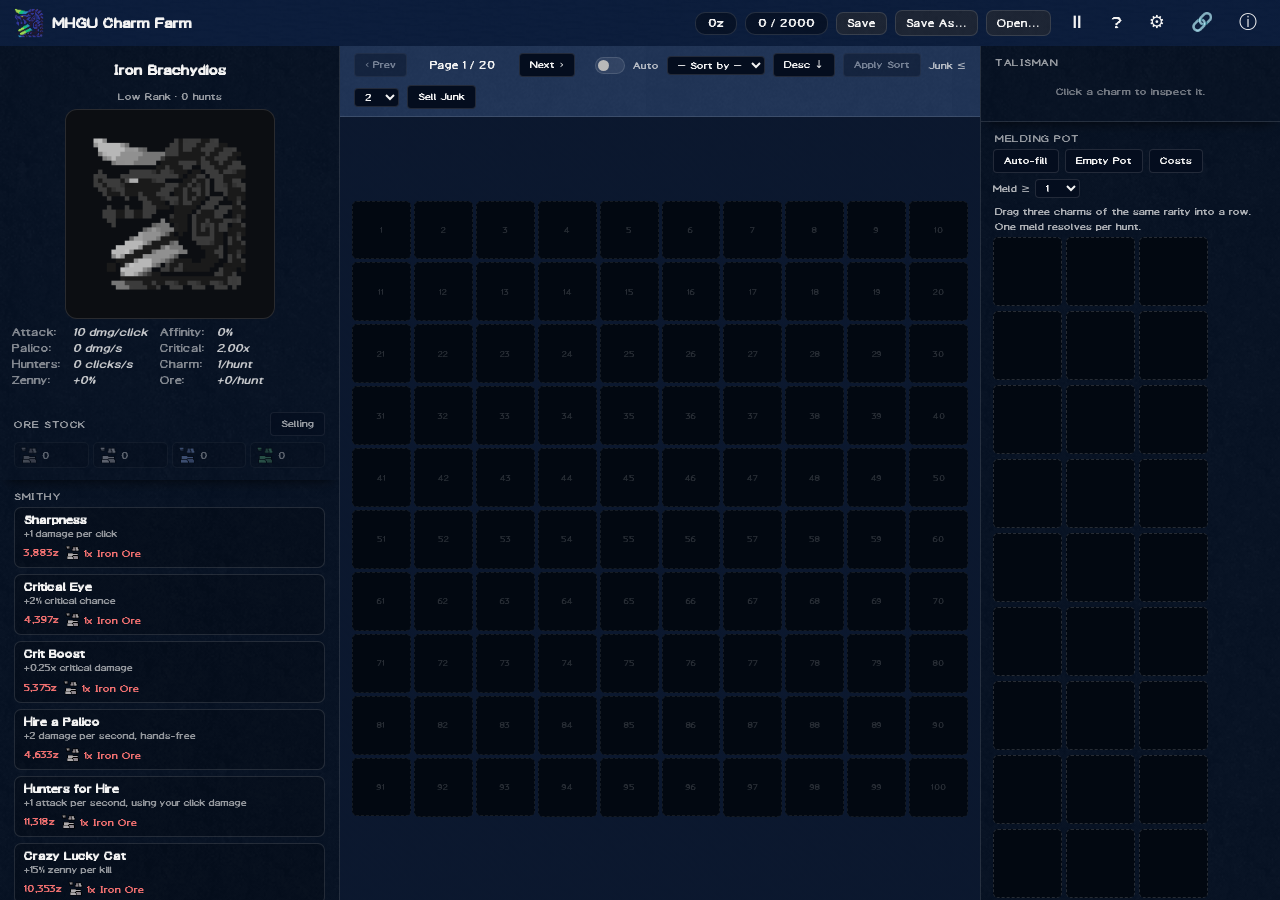
<file: docs/index.html>
<!DOCTYPE html>
<html lang="en">
<head>
<meta charset="UTF-8">
<meta name="viewport" content="width=device-width, initial-scale=1.0">
<title>MHGU Charm Farm</title>
<link rel="icon" type="image/png" href="assets/icons/icon_talisman_r10.png">
<link rel="stylesheet" href="styles.css?v=35">
</head>
<body>
<div id="app">

  <!-- Title bar -->
  <header class="titlebar titlebar-header">
    <img class="title-icon" id="titleIcon" src="assets/MonsterIcons/MHGU-Brachydios_Icon.webp" alt="">
    <h1>MHGU Charm Farm</h1>
    <span id="zennyPill" class="progress-pill first" title="Zenny">0z</span>
    <span id="capacityPill" class="progress-pill" title="Charms in the box">0 / 2000</span>
    <!-- Hidden until the first one turns up: a pill reading "0" for the first several
         thousand hunts is just a reminder you haven't got one. -->
    <span id="godPill" class="progress-pill god-pill hidden" title="God charms found">
      <img src="assets/icons/icon_talisman_r10.png" alt="" class="god-pill-icon"><span id="godPillCount">0</span>
    </span>
    <!-- Same rule as the god pill: nothing to show until you've earned one. -->
    <span id="prestigePill" class="progress-pill prestige-pill hidden" title="Prestige">
      Prestige <span id="prestigePillCount">0</span>
    </span>
    <button id="saveBtn"   class="btn tiny">Save <span id="dirtyDot" class="dirty-dot hidden">●</span></button>
    <button id="saveAsBtn" class="btn tiny">Save As…</button>
    <button id="openBtn"   class="btn tiny">Open…</button>
    <input type="file" id="importFile" accept=".json,application/json" class="hidden">
    <button id="pauseBtn" class="icon-btn" title="Pause the farm" aria-label="Pause the farm" aria-pressed="false">&#9208;</button>
    <button id="helpBtn" class="icon-btn" title="Controls" aria-label="Controls">?</button>
    <button id="settingsBtn" class="icon-btn" title="Settings" aria-label="Settings">&#9881;</button>
    <button id="linksBtn" class="icon-btn" title="Other MHGU apps" aria-label="Other MHGU apps">&#128279;</button>
    <button id="aboutBtn" class="icon-btn" title="About / Attributions" aria-label="About">&#9432;</button>
  </header>

  <div class="farm-layout">

    <!-- The monster and your ore are docked to the top of the column and stay put
         while the smithy scrolls beneath them — you're reading both while you shop. -->
    <aside class="farm-col arena-col">
      <div class="arena-dock">
      <div class="arena">
        <div class="arena-name" id="arenaName">Brachydios</div>
        <div class="arena-rank" id="arenaRank">Low Rank · 0 hunts</div>
        <button type="button" class="arena-target" id="target" aria-label="Attack">
          <img id="targetImg" src="assets/MonsterIcons/MHGU-Brachydios_Icon.webp" alt="">
        </button>
        <!-- Two columns, filled by row. Down the left is where the damage comes from —
             your clicks, the Palicoes, the hired hunters. Down the right is what the
             hunt gives back for it. -->
        <div class="arena-stats">
          <span><b>Attack:</b> <i id="statDmg" title="Damage per click">1 dmg/click</i></span>
          <span><b>Affinity:</b> <i id="statCrit" title="Chance of a critical hit">0%</i></span>
          <span><b>Palico:</b> <i id="statDps">0 dmg/s</i></span>
          <span><b>Critical:</b> <i id="statCritMult" title="Critical damage multiplier">1.00x</i></span>
          <span><b>Hunters:</b> <i id="statAuto">0 clicks/s</i></span>
          <span><b>Charm:</b> <i id="statDrop">1/hunt</i></span>
          <!-- The two skills whose effect is otherwise invisible: everything else here
               shows up in the fight, but Crazy Lucky Cat and Good Luck only show up in
               your wallet and your ore stock. Kept as a pair on their own row. -->
          <span><b>Zenny:</b> <i id="statZenny" title="Crazy Lucky Cat">+0%</i></span>
          <span><b>Ore:</b> <i id="statOre" title="Good Luck">+0/hunt</i></span>
          <!-- No god charm count here: the titlebar pill carries it, and this panel is
               about the fight in front of you. -->
        </div>
      </div>

      <!-- Ore stays with the monster it came from — it's what you check as you shop.
           The heading carries the sell/buy toggle so the strip can be both shop windows
           without a second row of controls. -->
      <div class="panel-title ore-title">Ore stock
        <button type="button" id="oreModeBtn" class="nav-btn ore-mode">Selling</button>
      </div>
      <div class="ore-strip" id="oreStrip"></div>
      </div>

      <div class="panel-title">Smithy</div>
      <div class="shop" id="shop"></div>
    </aside>

    <!-- Charm box -->
    <div class="farm-col box-col">
      <div class="box-nav">
        <button id="prevPage" class="nav-btn">&lsaquo; Prev</button>
        <span id="pageIndicator" class="page-indicator">Page 1 / 20</span>
        <button id="nextPage" class="nav-btn">Next &rsaquo;</button>
        <span class="spacer"></span>
        <button type="button" class="toggle mini" id="autoSortToggle" role="switch" aria-checked="false"
          aria-label="Auto-sort after each hunt"
          title="Re-apply this sort after every hunt"></button>
        <span class="nav-label">Auto</span>
        <select id="sortKey" class="mini-select">
          <option value="">— Sort by —</option>
          <option value="rarity">Rarity</option>
          <option value="slots">Slots</option>
          <option value="value">Value</option>
          <option value="skill">Skill points</option>
          <option value="name">Skill name</option>
        </select>
        <button id="sortDir" class="nav-btn" title="Toggle sort direction">Desc ↓</button>
        <button id="applySort" class="nav-btn" disabled>Apply Sort</button>
        <label for="junkRarity" class="nav-label">Junk ≤</label>
        <select id="junkRarity" class="mini-select" title="Highest rarity Sell Junk will take">
          <option value="1">1</option>
          <option value="2" selected>2</option>
          <option value="3">3</option>
          <option value="4">4</option>
          <option value="5">5</option>
          <option value="6">6</option>
          <option value="7">7</option>
          <option value="8">8</option>
          <option value="9">9</option>
          <option value="10">10</option>
        </select>
        <button id="sellJunkBtn" class="nav-btn" title="Sell every charm up to that rarity. God charms are never sold.">Sell Junk</button>
      </div>
      <div class="box-grid-area">
        <div id="grid" class="box-grid"></div>
      </div>
    </div>

    <!-- Inspected talisman, then the melding pot -->
    <aside class="farm-col pot-col">
      <!-- The charm you're inspecting is docked to the top of the column and stays
           put while the pot scrolls under it — it's the thing you're reading while
           deciding what to feed in, so it shouldn't leave the screen to do it. -->
      <div class="detail-dock">
        <div class="panel-title">Talisman</div>
        <div class="detail" id="detail"></div>
      </div>

      <div class="panel-title">Melding Pot</div>
      <!-- Actions and status sit above the ten rows: the rows are tall enough to push
           anything under them off a 720px screen, and these are the controls you
           reach for most. -->
      <div class="pot-actions">
        <button id="autoFillBtn" class="nav-btn" title="Load rows from whatever you have three of">Auto-fill</button>
        <button id="emptyPotBtn" class="nav-btn" title="Send every charm in the pot back to the box">Empty Pot</button>
        <button id="costBtn" class="nav-btn" title="What each meld costs">Costs</button>
        <span class="pot-filter">
        <label for="meldMin" class="nav-label">Meld &ge;</label>
        <select id="meldMin" class="mini-select" title="Lowest rarity Auto-fill and Maximeld XIV will feed to the pot">
          <option value="1" selected>1</option>
          <option value="2">2</option>
          <option value="3">3</option>
          <option value="4">4</option>
          <option value="5">5</option>
          <option value="6">6</option>
          <option value="7">7</option>
          <option value="8">8</option>
          <option value="9">9</option>
          <option value="10">10</option>
        </select>
        </span>
      </div>
      <div class="pot-status" id="potStatus"></div>
      <div class="pot" id="pot"></div>
    </aside>

  </div>
</div>

<!-- Confirm -->
<div id="confirmModal" class="modal hidden">
  <div class="modal-card">
    <h2 id="confirmTitle">Confirm</h2>
    <div id="confirmBody"></div>
    <div class="row end gap">
      <button id="confirmOk" class="btn">OK</button>
      <button id="confirmCancel" class="btn">Cancel</button>
    </div>
  </div>
</div>

<!-- Melding costs -->
<div id="costModal" class="modal hidden">
  <div class="modal-card">
    <h2>Melding Costs</h2>
    <p class="muted">The fee is set by what you feed in, not by what comes back. Zenny only —
      the pot never asks for ore. A row you can't pay for says so instead of taking the charms.</p>
    <!-- Built from ROLL.meldFee every time the dialog opens, so it can't drift from the
         number actually charged, and so what you can afford is current. -->
    <div class="cost-table" id="costTable"></div>
    <div class="row end gap">
      <button id="costClose" class="btn">Close</button>
    </div>
  </div>
</div>

<!-- Other MHGU apps dialog -->
<div id="linksModal" class="modal hidden">
  <div class="modal-card">
    <h2>Other MHGU Apps</h2>
    <p class="muted">For Non-MHGU Apps, you can visit the <a href="https://armoredraven17.github.io/" target="_blank" rel="noopener">Home Page</a></p>
    <ul class="app-links">
      <li>
        <a href="https://armoredraven17.github.io/MHGU-Quest-Randomizer/" target="_blank" rel="noopener">Quest Randomizer</a>
        <span class="app-desc">Rolls random quests when you can't decide what to hunt.</span>
      </li>
      <li>
        <a href="https://armoredraven17.github.io/mhgu-collection-tracker/" target="_blank" rel="noopener">Collection Tracker</a>
        <span class="app-desc">Tracks which weapons, armor and Palico gear you own, and what it costs to finish them.</span>
      </li>
      <li>
        <a href="https://armoredraven17.github.io/mhgu-equipment-box/" target="_blank" rel="noopener">Equipment Box</a>
        <span class="app-desc">Mirrors the in-game box — 2000 hunter slots and 1000 Palico — so you can plan where things sit.</span>
      </li>
      <li>
        <a href="https://armoredraven17.github.io/MHGU-Bingo/" target="_blank" rel="noopener">Bingo</a>
        <span class="app-desc">Builds a bingo card of hunting goals, with a shareable seed so a group can race the same board.</span>
      </li>
      <li>
        <a href="https://armoredraven17.github.io/MHGU-Hunting-Log/" target="_blank" rel="noopener">Hunting Log</a>
        <span class="app-desc">Keeps a running record of your hunts — what you were after, what you wore, who came along.</span>
      </li>
      <li>
        <a href="https://armoredraven17.github.io/MHGU-Zenny-Gauntlet/" target="_blank" rel="noopener">Zenny Gauntlet</a>
        <span class="app-desc">A scored challenge run — fail a hunt or get carted and you lose that weapon/style combo for the rest of the run.</span>
      </li>
      <li>
        <a href="https://armoredraven17.github.io/mhgu-set-builder/" target="_blank" rel="noopener">Set Builder</a>
        <span class="app-desc">Assemble a full set by hand and see exactly which skills it activates.</span>
      </li>
      <li>
        <a href="https://armoredraven17.github.io/mhgu-weapon-trees/" target="_blank" rel="noopener">Weapon Trees</a>
        <span class="app-desc">Browse every weapon upgrade tree, with full stats on any node you click.</span>
      </li>
      <li>
        <a href="https://armoredraven17.github.io/MHGU-Challenge-Run/" target="_blank" rel="noopener">Challenge Run</a>
        <span class="app-desc">A permadeath challenge run — start from a root weapon, lose it on any quest failure, clear every Key Quest.</span>
      </li>
      <li class="current">
        <span class="app-name">Charm Farm <span class="app-here">you are here</span></span>
        <span class="app-desc">A Clicker/Idle game about beating up various Brachydios until you finally get the desired God Charms you always wanted.</span>
      </li>
      <li>
        <a href="https://armoredraven17.github.io/mhgu-talisman-bingo/" target="_blank" rel="noopener">Talisman Bingo</a>
        <span class="app-desc">A bingo card of talisman conditions — keep drawing charms until one finally fills the line you needed.</span>
      </li>
      <li>
        <a href="https://armoredraven17.github.io/mhgu-fishing/" target="_blank" rel="noopener">Fishing</a>
        <span class="app-desc">A fishing sim on the game's own tables — prepare at camp, travel to a locale, come home with the catch.</span>
      </li>
      <li>
        <a href="https://armoredraven17.github.io/mhgu-armor-viewer/" target="_blank" rel="noopener">Armor Viewer</a>
        <span class="app-desc">Renders a hunter in 3D with every armor piece swappable, so you can mix and match a set.</span>
      </li>
      <li>
        <a href="https://armoredraven17.github.io/mhgu-monster-viewer/" target="_blank" rel="noopener">Monster Viewer</a>
        <span class="app-desc">Renders every monster in 3D with its own motion lists, so you can watch what they actually do.</span>
      </li>
      <li>
        <a href="https://armoredraven17.github.io/mhgu-armor-skills-explained/" target="_blank" rel="noopener">Armor Skills Explained</a>
        <span class="app-desc">Every armor skill: the game's own description, then what it actually does, with the numbers.</span>
      </li>
    </ul>
    <div class="row end gap">
      <button id="linksClose" class="btn">Close</button>
    </div>
  </div>
</div>

<!-- Controls -->
<div id="helpModal" class="modal hidden">
  <div class="modal-card">
    <h2>Controls</h2>

    <div class="set-title">The hunt</div>
    <dl class="help-list">
      <dt>Click the monster</dt><dd>Deal damage. At zero HP it drops charms, ore and zenny</dd>
      <dt><kbd>Space</kbd></dt><dd>Same as clicking — hold it down</dd>
      <dt>Smithy</dt><dd>Spend zenny <em>and</em> ore on upgrades. Ore comes from the variant wearing that ore's colours</dd>
      <dt>Palico vs hunter</dt><dd>A hired Palico adds flat damage per second. A
        <b>Hunter for Hire</b> throws a real attack instead — it uses your click damage and
        can crit, so hunters get better the more you've spent on hitting harder</dd>
      <dt>Ore chip</dt><dd>Click to sell that ore</dd>
      <dt>Prestige</dt><dd>Clears the smithy and starts the climb again for a permanent
        bonus to charms, damage and zenny. Upgrades, zenny, ore and rank reset, and the
        charm box is sold off into the new run's wallet. <b>God charms are never sold</b>
        — they, your unlocked themes and every hire are kept</dd>
      <dt>God charm</dt><dd>A <b>Creator Talisman</b> — rarity 10 — with three slots and
        <b>both</b> skills at the top of their range. Nothing below rarity 10 counts, however
        it rolls. It glows gold in the box, Sell Junk will never take one, and it can't be
        fed to the pot — melding one away could only ever be a mistake. If one drops while
        the box is full it takes the place of your cheapest ordinary charm rather than
        being lost</dd>
      <dt>Junk ≤</dt><dd>Sets the highest rarity Sell Junk will clear out</dd>
      <dt>Maximeld XIV</dt><dd>Reloads the Melding Pot after every hunt, taking whatever
        <b>Meld &ge;</b> allows. A Prestige sells the box off and stands him down, so the
        new run starts clear — click him to start the pot again, or let the box reach
        1900 of 2000 and he goes back on by himself rather than let drops be lost</dd>
      <dt>Neko (Means Cat)</dt><dd>Sells your junk charms at whatever <b>Junk &le;</b> is set
        to — handy because low rarities you never hold three of can't reach the pot at all</dd>
      <dt>Argosy Captain</dt><dd>Sells ore no remaining upgrade will ask for and trims the
        surplus of the rest, then buys the last few of anything an upgrade is nearly ready
        for — never so many that the upgrade itself falls out of reach</dd>
      <dt>Kokoto Gal</dt><dd>Spends your zenny and ore on upgrades, clearing a rung of the
        ore ladder before climbing to the next</dd>
      <dt>Guild Manager</dt><dd>Prestiges for you the moment the smithy is finished, and
        lends one attack per second for every Prestige you have — hires survive a Prestige,
        so those attacks are what you still have while the next climb starts from
        nothing, and they grow as the climbs get longer. Only appears once
        you have prestiged at least once</dd>
      <dt>Standing a hire down</dt><dd><b>Click a hire in the smithy</b> to stop them, and
        click again to put them back to work — useful when you're saving for something
        Kokoto would spend, or want the pot left alone. Every hire is a one-off costing a
        stack of G-rank ore, and they are kept through a Prestige</dd>
      <dt>Away from the tab</dt><dd>Palicoes and hired hunters keep working while the page
        is closed, up to 8 hours' worth. You're told what they caught when you come back</dd>
    </dl>

    <div class="set-title">The box and the pot</div>
    <dl class="help-list">
      <dt>Click a charm</dt><dd>Inspect it</dd>
      <dt>Drag to the pot</dt><dd>Load a charm into a melding slot</dd>
      <dt>Click a pot slot</dt><dd>Send that charm back to the box</dd>
      <dt>Melding</dt><dd>Three charms of the <b>same rarity</b> become one charm of the
        <b>next rarity up</b> — three rarity 1s make a rarity 2. Rarity 10 is the ceiling, so
        three 10s return a 10, which is still a fresh roll on the best table. As in the game,
        <b>one meld resolves per hunt</b> — load the pot, then go killing. Whatever has
        been waiting longest goes first, so a row you just filled never jumps ahead of one
        already on the stack. Each row shows how many hunts away its turn is</dd>
      <dt>Auto-fill</dt><dd>Loads rows from whatever you have three-of, best rarity first</dd>
      <dt><kbd>Ctrl</kbd> + <kbd>S</kbd></dt><dd>Save to a file</dd>
      <dt><kbd>Esc</kbd></dt><dd>Close a dialog</dd>
    </dl>

    <div class="set-title">The roster</div>
    <p class="muted">Every Brachydios below the Raging one is the same sprite wearing an ore's
      colours. Which ones can show up depends on your rank, matching the ranks that ore can
      actually be mined at in the game.</p>
    <div class="roster" id="roster"></div>

    <div class="row end gap">
      <button id="helpClose" class="btn">Close</button>
    </div>
  </div>
</div>

<!-- About / Attributions -->
<div id="aboutModal" class="modal hidden">
  <div class="modal-card">
    <h2>About / Attributions</h2>
    <p>An unofficial, non-commercial fan toy: grind a Brachydios for talismans, then feed
      three of a rarity into the Melding Pot to get one of the next rarity up. The charms it
      rolls are real — every skill and point value comes from the game's own charm tables, so
      nothing it produces is something MHGU couldn't give you.</p>
    <p><strong>AI Use:</strong> Anthropic's <a href="https://claude.com/claude-code" target="_blank" rel="noopener">Claude Code</a> was used for decoding the ROMs, extracting assets, code generation and code assistance. <strong>However, this app was manually reviewed, tested, validated and revised by me.</strong></p>
    <p><strong>Charm tables, ore names, prices and mining ranks:</strong> derived from
      <a href="https://mhgu.kiranico.com" target="_blank" rel="noopener">Kiranico</a> and the
      community MHGU database.</p>
    <p><strong>English item, skill and equipment names:</strong>
      <a href="https://github.com/JoeLago/MHGUDB-iOS" target="_blank" rel="noopener">MHGUDB-iOS</a> (MIT) &amp;
      <a href="https://github.com/gatheringhallstudios/MHGenDatabase" target="_blank" rel="noopener">gatheringhallstudios</a>
      community database. The game files store names in Japanese only, so the English naming
      throughout this tool comes from their work.</p>
    <p><strong>Talisman icons:</strong>
      <a href="https://monsterhunterwiki.org" target="_blank" rel="noopener">monsterhunterwiki.org</a> —
      licensed under <a href="https://creativecommons.org/licenses/by-sa/4.0/" target="_blank" rel="noopener">CC BY-SA 4.0</a>;
      adaptations shared under the same licence.</p>
    <p><strong>Monster and ore icons:</strong>
      <a href="https://monsterhunter.fandom.com/" target="_blank" rel="noopener">Monster Hunter Wiki (Fandom)</a> —
      licensed under <a href="https://creativecommons.org/licenses/by-sa/3.0/" target="_blank" rel="noopener">CC BY-SA 3.0</a>;
      adaptations shared under the same licence. The ore-coloured Brachydios variants are
      CSS recolours of those two icons — the base portrait at Low and High rank, the Raging
      one at G — and are shared under that same licence.</p>
    <p><strong>Menu textures and font:</strong> carried over from the MHGU Collection Tracker.</p>
    <p><strong>Source:</strong>
      <a href="https://github.com/ArmoredRaven17/mhgu-charm-farm" target="_blank" rel="noopener">github.com/ArmoredRaven17/mhgu-charm-farm</a>
      — MIT licensed, with the data and icon attributions above set out in full in
      <a href="https://github.com/ArmoredRaven17/mhgu-charm-farm/blob/master/NOTICE.md" target="_blank" rel="noopener">NOTICE.md</a>.</p>
    <p class="muted">Monster Hunter content is owned by Capcom. This tool is not affiliated
      with or endorsed by Capcom.</p>
    <div class="row end gap">
      <button id="aboutClose" class="btn">Close</button>
    </div>
  </div>
</div>

<!-- Settings -->
<div id="settingsModal" class="modal hidden">
  <div class="modal-card">
    <h2>Settings</h2>

    <div class="set-section">
      <div class="set-title">Storage</div>
      <div class="set-row">
        <div class="set-label">Save in this browser
          <span class="set-hint">Keeps your farm here so it loads automatically. Use Save to a file for backups or another device.</span></div>
        <button type="button" class="toggle" id="localSaveToggle" role="switch" aria-checked="true" aria-label="Save in this browser"></button>
      </div>
      <button id="clearLocalBtn" class="btn tiny">Clear browser save</button>
    </div>

    <div class="set-section">
      <div class="set-title">Interaction</div>
      <div class="set-row">
        <div class="set-label">Confirm before emptying or bulk-selling
          <span class="set-hint">Those two take the whole box at once.</span></div>
        <button type="button" class="toggle" id="confirmBulkToggle" role="switch" aria-checked="true" aria-label="Confirm before emptying or bulk-selling"></button>
      </div>
    </div>

    <div class="set-section">
      <div class="set-title">Run</div>
      <div class="set-row">
        <div class="set-label">Start over
          <span class="set-hint">Clears zenny, hunts, upgrades, ore, the box and the pot.</span></div>
      </div>
      <button id="resetRunBtn" class="btn tiny danger">Reset run</button>
    </div>

    <div class="set-section">
      <div class="set-title">Theme</div>
      <div id="swatches" class="swatches"></div>
    </div>

    <div class="row end gap">
      <button id="settingsClose" class="btn">Close</button>
    </div>
  </div>
</div>

<!-- Restore-session banner -->
<div id="restoreBanner" class="restore-banner hidden">
  <span>An unsaved farm from your last session was found.</span>
  <button id="restoreYes" class="btn tiny">Restore</button>
  <button id="restoreNo" class="btn tiny">Dismiss</button>
</div>

<!-- Hover card for a charm in the box or the pot. One node, moved and refilled —
     giving 100 cells their own tooltip element would be 100 nodes doing nothing. -->
<div id="charmTip" class="charm-tip hidden" role="tooltip" aria-hidden="true"></div>

<div id="toast" class="toast hidden"></div>

<script src="data/charm.js?v=1"></script>
<script src="data/skills.js?v=1"></script>
<script src="data/ores.js?v=1"></script>
<script src="roll.js?v=6"></script>
<script src="farm.js?v=41"></script>
<script src="box.js?v=14"></script>
<script src="ui.js?v=41"></script>
<script src="app.js?v=41"></script>
</body>
</html>
</file>
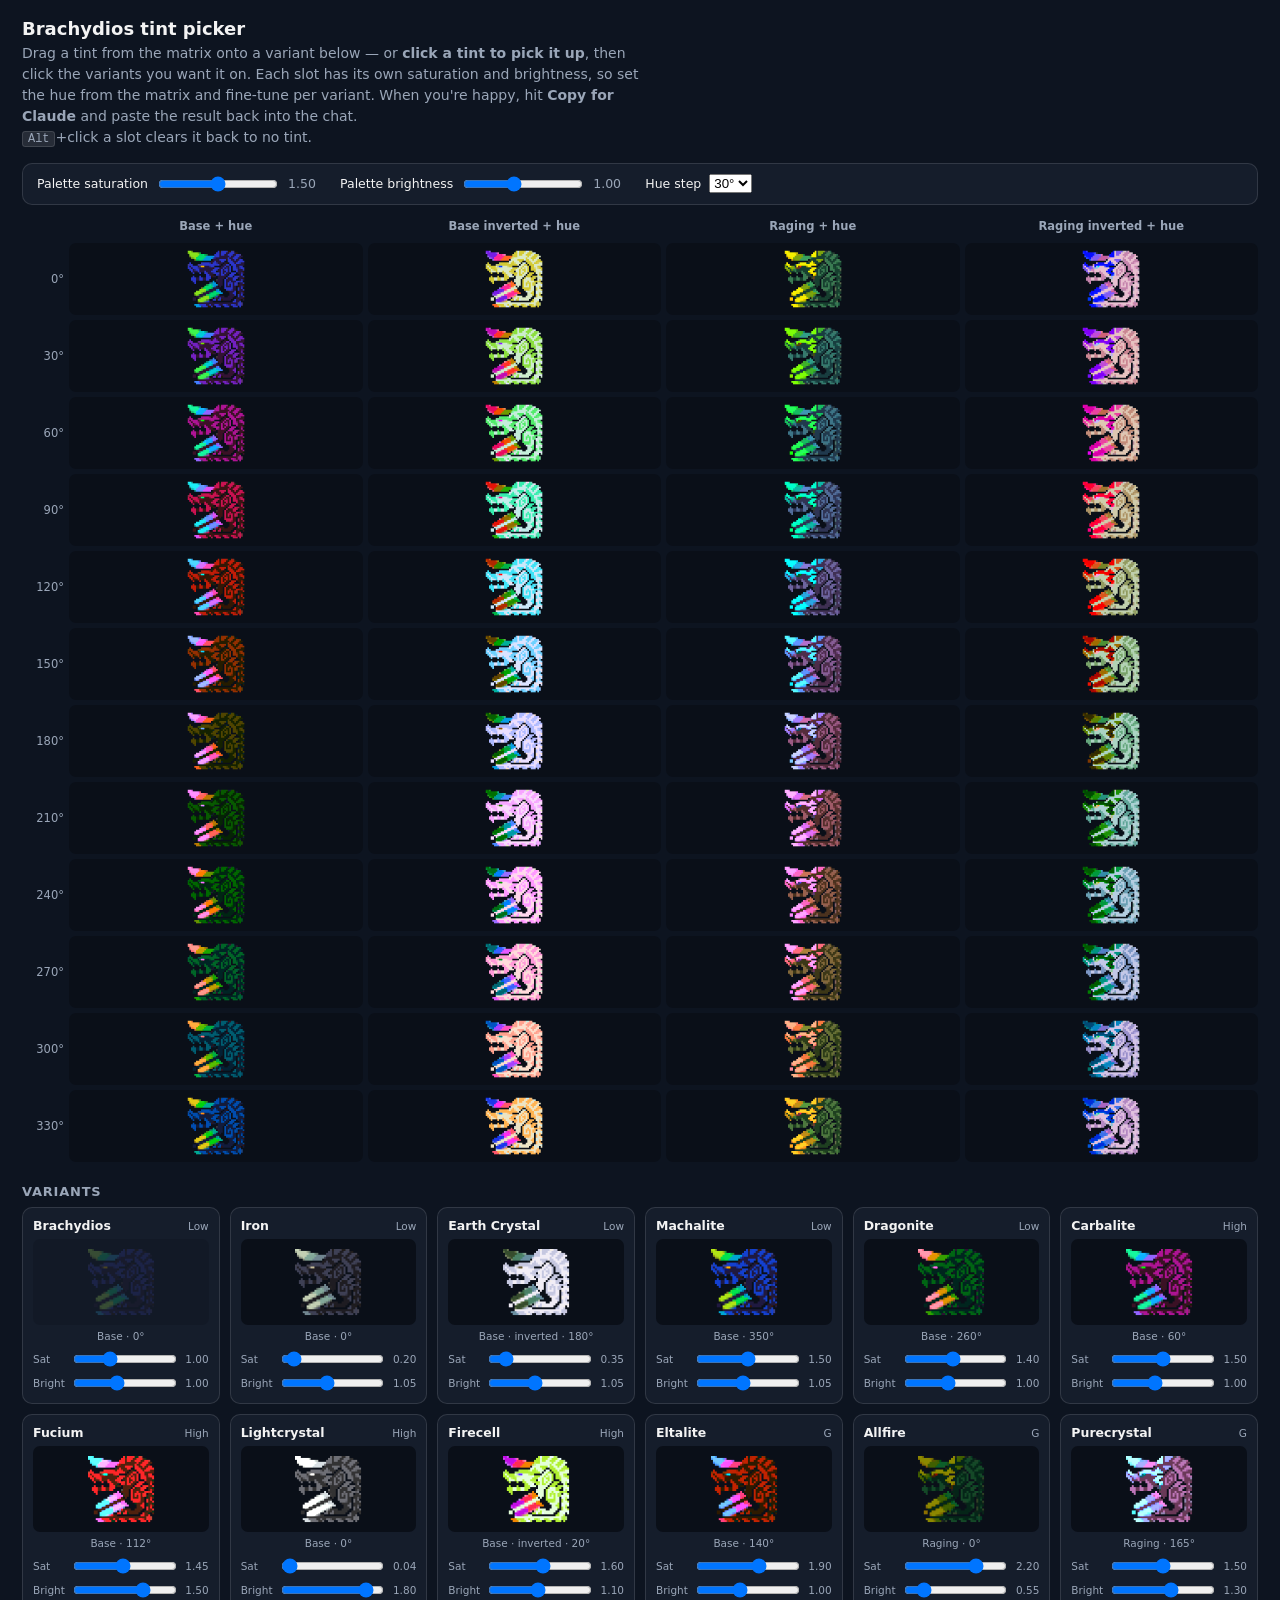
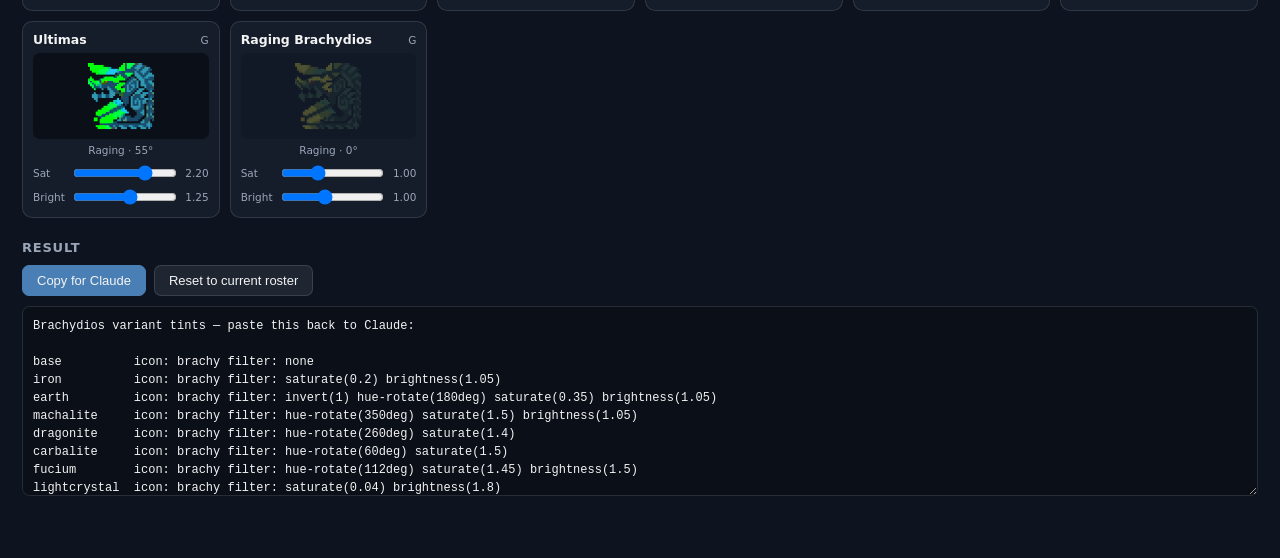
<file: tools/tint-picker.html>
<!DOCTYPE html>
<html lang="en">
<head>
<meta charset="UTF-8">
<meta name="viewport" content="width=device-width, initial-scale=1.0">
<title>Charm Farm — Brachydios tint picker</title>
<!--
  A design tool, not part of the app. Assign a tint to each Brachydios variant, then
  copy the result out and hand it back to be wired into docs/farm.js.

  Self-contained on purpose: both sprites are embedded as data URIs, so this works by
  double-clicking the file. No server, no build, nothing to install.
-->
<style>
:root{
  --bg:#0d1420; --panel:#151d2b; --line:#ffffff1f; --text:#f3f3f3; --dim:#9aa6b8;
  --accent:#4a7fb5; --good:#7fdc7f;
}
*{box-sizing:border-box}
body{margin:0;background:var(--bg);color:var(--text);
  font-family:"Segoe UI",system-ui,sans-serif;font-size:14px;padding:18px 22px 60px}
h1{font-size:18px;margin:0 0 4px}
h2{font-size:13px;text-transform:uppercase;letter-spacing:.06em;color:var(--dim);
  margin:22px 0 8px;font-weight:600}
p.hint{color:var(--dim);margin:0 0 14px;line-height:1.5;max-width:70ch}
kbd{background:#ffffff1a;border:1px solid var(--line);border-radius:3px;padding:0 5px;font-size:.85em}

/* ── Palette ─────────────────────────────────────────────── */
.controls{display:flex;gap:18px;flex-wrap:wrap;align-items:center;
  background:var(--panel);border:1px solid var(--line);border-radius:10px;padding:10px 14px;margin-bottom:14px}
.ctl{display:flex;align-items:center;gap:8px;font-size:12.5px}
.ctl input[type=range]{width:120px}
.ctl output{font-variant-numeric:tabular-nums;min-width:34px;color:var(--dim)}

.matrix{display:grid;grid-template-columns:42px repeat(4,1fr);gap:5px;align-items:center}
.matrix .colhead{font-size:11.5px;font-weight:600;color:var(--dim);text-align:center;line-height:1.3;padding-bottom:4px}
.matrix .rowhead{font-size:11.5px;color:var(--dim);text-align:right;font-variant-numeric:tabular-nums}
.swatch{background:#0a0f18;border:1px solid transparent;border-radius:7px;padding:5px;
  display:flex;align-items:center;justify-content:center;cursor:grab;transition:border-color .12s}
.swatch:hover{border-color:var(--accent)}
.swatch.picked{border-color:var(--good);box-shadow:0 0 0 1px var(--good)}
.swatch img{width:100%;max-width:60px;aspect-ratio:1;object-fit:contain;pointer-events:none}

/* ── Slots ───────────────────────────────────────────────── */
.slots{display:grid;grid-template-columns:repeat(auto-fill,minmax(196px,1fr));gap:10px}
.slot{background:var(--panel);border:1px solid var(--line);border-radius:10px;padding:10px}
.slot.over{border-color:var(--accent);box-shadow:inset 0 0 0 1px var(--accent)}
.slot.empty .art{opacity:.25}
.slot-head{display:flex;justify-content:space-between;align-items:baseline;gap:6px;margin-bottom:6px}
.slot-name{font-size:12.5px;font-weight:600;line-height:1.2}
.slot-rank{font-size:10.5px;color:var(--dim);white-space:nowrap}
.art{background:#0a0f18;border-radius:7px;padding:8px;display:flex;align-items:center;justify-content:center;
  min-height:86px;cursor:pointer}
.art img{width:70px;height:70px;object-fit:contain;pointer-events:none}
.slot-src{font-size:10.5px;color:var(--dim);margin-top:5px;text-align:center;
  white-space:nowrap;overflow:hidden;text-overflow:ellipsis}
.fine{display:grid;grid-template-columns:auto 1fr auto;gap:4px 6px;align-items:center;margin-top:7px;font-size:10.5px;color:var(--dim)}
.fine input[type=range]{width:100%}
.fine output{font-variant-numeric:tabular-nums;min-width:28px;text-align:right}

/* ── Output ──────────────────────────────────────────────── */
textarea{width:100%;min-height:190px;background:#0a0f18;color:var(--text);border:1px solid var(--line);
  border-radius:8px;padding:10px;font-family:ui-monospace,Consolas,monospace;font-size:12px;line-height:1.5}
button{background:#ffffff14;color:var(--text);border:1px solid var(--line);border-radius:7px;
  padding:7px 14px;cursor:pointer;font-size:13px}
button:hover{background:#ffffff24}
button.primary{background:var(--accent);border-color:var(--accent)}
.row{display:flex;gap:8px;align-items:center;margin:10px 0}
.said{color:var(--good);font-size:12.5px}
</style>
</head>
<body>

<h1>Brachydios tint picker</h1>
<p class="hint">
  Drag a tint from the matrix onto a variant below — or <b>click a tint to pick it up</b>,
  then click the variants you want it on. Each slot has its own saturation and brightness,
  so set the hue from the matrix and fine-tune per variant. When you're happy, hit
  <b>Copy for Claude</b> and paste the result back into the chat.
  <br><kbd>Alt</kbd>+click a slot clears it back to no tint.
</p>

<div class="controls">
  <div class="ctl"><label for="pSat">Palette saturation</label>
    <input type="range" id="pSat" autocomplete="off" min="0" max="3" step="0.05" value="1.5"><output id="pSatOut">1.50</output></div>
  <div class="ctl"><label for="pBright">Palette brightness</label>
    <input type="range" id="pBright" autocomplete="off" min="0.3" max="2" step="0.05" value="1"><output id="pBrightOut">1.00</output></div>
  <div class="ctl"><label for="hueStep">Hue step</label>
    <select id="hueStep"><option value="30">30°</option><option value="20">20°</option><option value="15">15°</option><option value="45">45°</option></select></div>
  <span id="picked" class="said"></span>
</div>

<div class="matrix" id="matrix"></div>

<h2>Variants</h2>
<div class="slots" id="slots"></div>

<h2>Result</h2>
<div class="row">
  <button class="primary" id="copyBtn">Copy for Claude</button>
  <button id="resetBtn">Reset to current roster</button>
  <span id="copied" class="said"></span>
</div>
<textarea id="out" readonly></textarea>

<script>
const SPRITES = {
  brachy: "[data-uri]",
  raging: "[data-uri]",
};

// The roster, prefilled with what docs/farm.js currently ships.
const VARIANTS = [
  { id:"base",        name:"Brachydios",        rank:0, icon:"brachy", invert:false, hue:0,   sat:1,    bright:1 },
  { id:"iron",        name:"Iron",              rank:0, icon:"brachy", invert:false, hue:0,   sat:0.2,  bright:1.05 },
  { id:"earth",       name:"Earth Crystal",     rank:0, icon:"brachy", invert:true,  hue:180, sat:0.35, bright:1.05 },
  { id:"machalite",   name:"Machalite",         rank:0, icon:"brachy", invert:false, hue:350, sat:1.5,  bright:1.05 },
  { id:"dragonite",   name:"Dragonite",         rank:0, icon:"brachy", invert:false, hue:260, sat:1.4,  bright:1 },
  { id:"carbalite",   name:"Carbalite",         rank:1, icon:"brachy", invert:false, hue:60,  sat:1.5,  bright:1 },
  { id:"fucium",      name:"Fucium",            rank:1, icon:"brachy", invert:false, hue:112, sat:1.45, bright:1.5 },
  { id:"lightcrystal",name:"Lightcrystal",      rank:1, icon:"brachy", invert:false, hue:0,   sat:0.04, bright:1.8 },
  { id:"firecell",    name:"Firecell",          rank:1, icon:"brachy", invert:true,  hue:20,  sat:1.6,  bright:1.1 },
  { id:"eltalite",    name:"Eltalite",          rank:2, icon:"brachy", invert:false, hue:140, sat:1.9,  bright:1 },
  { id:"allfire",     name:"Allfire",           rank:2, icon:"raging", invert:false, hue:0,   sat:2.2,  bright:0.55 },
  { id:"purecrystal", name:"Purecrystal",       rank:2, icon:"raging", invert:false, hue:165, sat:1.5,  bright:1.3 },
  { id:"ultimas",     name:"Ultimas",           rank:2, icon:"raging", invert:false, hue:55,  sat:2.2,  bright:1.25 },
  { id:"raging",      name:"Raging Brachydios", rank:2, icon:"raging", invert:false, hue:0,   sat:1,    bright:1 },
];
const DEFAULTS = JSON.parse(JSON.stringify(VARIANTS));
const RANKS = ["Low", "High", "G"];

const TREATMENTS = [
  { label:"Base + hue",           icon:"brachy", invert:false },
  { label:"Base inverted + hue",  icon:"brachy", invert:true  },
  { label:"Raging + hue",         icon:"raging", invert:false },
  { label:"Raging inverted + hue",icon:"raging", invert:true  },
];

const $ = id => document.getElementById(id);
const round2 = n => Math.round(n * 100) / 100;

// The CSS filter for a variant, in the exact form farm.js wants.
function filterOf(v) {
  const parts = [];
  if (v.invert) parts.push("invert(1)");
  if (v.hue % 360 !== 0) parts.push(`hue-rotate(${v.hue}deg)`);
  if (round2(v.sat) !== 1) parts.push(`saturate(${round2(v.sat)})`);
  if (round2(v.bright) !== 1) parts.push(`brightness(${round2(v.bright)})`);
  return parts.length ? parts.join(" ") : "none";
}
const cssOf = v => filterOf(v) === "none" ? "" : filterOf(v);

let held = null;        // tint picked up by clicking, waiting to be dropped

// ── Palette ────────────────────────────────────────────────
function drawMatrix() {
  const step = Number($("hueStep").value);
  const sat = Number($("pSat").value), bright = Number($("pBright").value);
  const hues = [];
  for (let d = 0; d < 360; d += step) hues.push(d);

  let h = `<div></div>`;
  for (const t of TREATMENTS) h += `<div class="colhead">${t.label}</div>`;
  for (const deg of hues) {
    h += `<div class="rowhead">${deg}°</div>`;
    for (let c = 0; c < TREATMENTS.length; c++) {
      const t = TREATMENTS[c];
      const v = { icon:t.icon, invert:t.invert, hue:deg, sat, bright };
      const key = `${c}:${deg}`;
      h += `<div class="swatch" draggable="true" data-key="${key}" title="${t.label}, ${deg}°">
        <img src="${SPRITES[t.icon]}" alt="" style="filter:${cssOf(v)}"></div>`;
    }
  }
  $("matrix").innerHTML = h;
  markPicked();
}

function tintFromKey(key) {
  const [c, deg] = key.split(":").map(Number);
  const t = TREATMENTS[c];
  return { icon:t.icon, invert:t.invert, hue:deg,
           sat:Number($("pSat").value), bright:Number($("pBright").value), label:`${t.label} ${deg}°` };
}
const markPicked = () => document.querySelectorAll(".swatch").forEach(s =>
  s.classList.toggle("picked", !!held && s.dataset.key === held.key));

$("matrix").addEventListener("click", ev => {
  const s = ev.target.closest(".swatch");
  if (!s) return;
  held = (held && held.key === s.dataset.key) ? null : Object.assign(tintFromKey(s.dataset.key), { key:s.dataset.key });
  $("picked").textContent = held ? `Holding ${held.label} — click a variant to apply` : "";
  markPicked();
});
$("matrix").addEventListener("dragstart", ev => {
  const s = ev.target.closest(".swatch");
  if (!s) return;
  ev.dataTransfer.setData("text/plain", s.dataset.key);
  ev.dataTransfer.effectAllowed = "copy";
});

// ── Slots ──────────────────────────────────────────────────
function drawSlots() {
  $("slots").innerHTML = VARIANTS.map((v, i) => {
    const none = filterOf(v) === "none";
    return `<div class="slot${none ? " empty" : ""}" data-i="${i}">
      <div class="slot-head"><span class="slot-name">${v.name}</span>
        <span class="slot-rank">${RANKS[v.rank]}</span></div>
      <div class="art"><img src="${SPRITES[v.icon]}" alt="" style="filter:${cssOf(v)}"></div>
      <div class="slot-src">${v.icon === "raging" ? "Raging" : "Base"}${v.invert ? " · inverted" : ""} · ${v.hue}°</div>
      <div class="fine">
        <label>Sat</label><input type="range" autocomplete="off" data-f="sat" data-i="${i}" min="0" max="3" step="0.05" value="${v.sat}">
        <output>${round2(v.sat).toFixed(2)}</output>
        <label>Bright</label><input type="range" autocomplete="off" data-f="bright" data-i="${i}" min="0.3" max="2" step="0.05" value="${v.bright}">
        <output>${round2(v.bright).toFixed(2)}</output>
      </div></div>`;
  }).join("");
  // Browsers restore form-control positions across a reload, which would leave the
  // sliders showing one thing while the model — and therefore the copied output —
  // held another. Force each back to the model after rendering.
  document.querySelectorAll("#slots input[type=range]").forEach(r => {
    r.value = VARIANTS[Number(r.dataset.i)][r.dataset.f];
  });
  writeOut();
}

function applyTint(i, tint) {
  Object.assign(VARIANTS[i], { icon:tint.icon, invert:tint.invert, hue:tint.hue, sat:tint.sat, bright:tint.bright });
  drawSlots();
}

$("slots").addEventListener("click", ev => {
  const slot = ev.target.closest(".slot");
  if (!slot || ev.target.matches("input")) return;
  const i = Number(slot.dataset.i);
  if (ev.altKey) {                       // Alt-click wipes it back to untinted
    Object.assign(VARIANTS[i], { invert:false, hue:0, sat:1, bright:1 });
    return drawSlots();
  }
  if (held) applyTint(i, held);
});
$("slots").addEventListener("input", ev => {
  const el = ev.target;
  if (!el.matches("input[type=range]")) return;
  VARIANTS[Number(el.dataset.i)][el.dataset.f] = Number(el.value);
  drawSlots();
});
$("slots").addEventListener("dragover", ev => {
  const slot = ev.target.closest(".slot");
  if (!slot) return;
  ev.preventDefault();
  ev.dataTransfer.dropEffect = "copy";
  slot.classList.add("over");
});
$("slots").addEventListener("dragleave", ev => {
  const slot = ev.target.closest(".slot");
  if (slot) slot.classList.remove("over");
});
$("slots").addEventListener("drop", ev => {
  const slot = ev.target.closest(".slot");
  if (!slot) return;
  ev.preventDefault();
  slot.classList.remove("over");
  const key = ev.dataTransfer.getData("text/plain");
  if (key) applyTint(Number(slot.dataset.i), tintFromKey(key));
});

// ── Output ─────────────────────────────────────────────────
function writeOut() {
  $("out").value =
    "Brachydios variant tints — paste this back to Claude:\n\n" +
    VARIANTS.map(v =>
      `${v.id.padEnd(13)} icon: ${v.icon.padEnd(6)} filter: ${filterOf(v)}`
    ).join("\n");
}
$("copyBtn").addEventListener("click", async () => {
  try { await navigator.clipboard.writeText($("out").value); $("copied").textContent = "Copied."; }
  catch (e) { $("out").select(); $("copied").textContent = "Select-all and copy manually."; }
  setTimeout(() => { $("copied").textContent = ""; }, 2500);
});
$("resetBtn").addEventListener("click", () => {
  DEFAULTS.forEach((d, i) => Object.assign(VARIANTS[i], JSON.parse(JSON.stringify(d))));
  drawSlots();
});

for (const id of ["pSat", "pBright"]) {
  $(id).addEventListener("input", () => {
    $(id + "Out").textContent = Number($(id).value).toFixed(2);
    drawMatrix();
  });
}
$("hueStep").addEventListener("change", drawMatrix);

drawMatrix();
drawSlots();
</script>
</body>
</html>
</file>
<file: docs/styles.css>
/* MHFU game font (falls back to sans-serif for glyphs it lacks) */
@font-face{
  font-family:'MHFU';
  src:url('fonts/mhfu_font.ttf') format('truetype');
  font-display:swap;
}

/* Theme variables set at runtime from the chosen colour (see app.js). */
:root{
  --bg:#3e3e3e; --bg1:#000; --grid-bg:#141018; --content-bg:#0e0d11; --panel-bg:#141418;
  --bg2:#333; --nav-bg:#2b2b2b; --accent:#7a7a7a; --accent-hover:#9a9a9a;
  /* Toolbar controls — set per theme in app.js, at a pinned darkness so --text
     reads on them everywhere. These are the pre-theme defaults. */
  --control-bg:#141414; --control-bg-hover:#181818; --control-active:#0e0e0e;
  --text:#f3f3f3; --text-dim:#fff; --line:#ffffff1f;
  --positive:#7fdc7f; --negative:#f07070;
}

*{box-sizing:border-box;scrollbar-color:var(--accent) var(--bg2);scrollbar-width:thin}
::-webkit-scrollbar{width:8px;height:8px}
::-webkit-scrollbar-track{background:var(--bg2)}
::-webkit-scrollbar-thumb{background:var(--accent);border-radius:4px}
::-webkit-scrollbar-thumb:hover{background:var(--accent-hover)}

html,body{margin:0;height:100%;overflow:hidden}
body{
  font-family:'MHFU',"Segoe UI",system-ui,sans-serif;font-size:14px;color:var(--text);
  background:var(--bg);-webkit-user-select:none;user-select:none;
}
input,select,button,textarea{font-family:inherit}
#app{display:flex;flex-direction:column;height:100vh}
.hidden{display:none !important}
kbd{
  background:#ffffff1a;border:1px solid var(--line);border-radius:3px;
  padding:0 4px;font-size:.85em;font-family:inherit
}

/* ── Title bar ───────────────────────────────────────────────────────── */
.titlebar{display:flex;align-items:center;gap:8px;padding:8px 14px;flex-shrink:0}
.titlebar-header{
  background-image:
    linear-gradient(color-mix(in srgb,var(--accent) 90%,transparent),color-mix(in srgb,var(--accent) 90%,transparent)),
    url('assets/titlebar-background.png');
  background-size:auto 100%;background-position:left center;background-repeat:repeat;
}
.title-icon{width:30px;height:30px;object-fit:contain}
.titlebar h1{font-size:15px;font-weight:600;margin:0}
.progress-pill{
  background:rgba(0,0,0,.35);border:1px solid var(--line);
  border-radius:10px;padding:5px 12px;font-size:13px;white-space:nowrap;
  font-variant-numeric:tabular-nums
}
.progress-pill.first{margin-left:auto}
.dirty-dot{color:#ffd24a;font-size:11px;vertical-align:middle}
.icon-btn{
  background:transparent;border:none;color:var(--text);font-size:18px;cursor:pointer;
  padding:6px 9px;border-radius:6px;line-height:1
}
.icon-btn:hover{background:#ffffff1a}

.btn{
  background:#ffffff14;color:var(--text);border:1px solid var(--line);border-radius:7px;
  padding:8px 14px;cursor:pointer;font-size:14px
}
.btn:hover{background:#ffffff24}
.btn:disabled{opacity:.5;cursor:not-allowed}
.btn.danger{background:#6a2020;border-color:#8a3030}
.btn.danger:hover{background:#833030}
/* Save / Save As… / Open. Same --control-bg as the toolbar buttons, not --bg2:
   --bg2 is the lightest value in the scheme, so these came out lighter than the
   titlebar they sit on. */
.btn.tiny{
  padding:5px 10px;font-size:12px;
  background-image:
    linear-gradient(color-mix(in srgb,var(--control-bg) 88%,transparent),color-mix(in srgb,var(--control-bg) 88%,transparent)),
    url('assets/banner-background.png');
  background-position:right
}
.btn.tiny:hover{
  background-image:
    linear-gradient(color-mix(in srgb,var(--control-bg-hover) 88%,transparent),color-mix(in srgb,var(--control-bg-hover) 88%,transparent)),
    url('assets/banner-background.png')
}

.nav-btn{
  font-size:11px;line-height:16px;padding:3px 10px;background:var(--control-bg);
  border:1px solid var(--line);border-radius:4px;color:var(--text);cursor:pointer
}
.nav-btn:not(:disabled):hover{background:var(--control-bg-hover)}
.nav-btn:disabled{opacity:.4;cursor:default}
.mini-select{
  background:var(--control-bg);color:var(--text);border:1px solid var(--line);border-radius:4px;
  padding:3px 6px;font-size:11px
}
.page-indicator{font-variant-numeric:tabular-nums;min-width:96px;text-align:center}
.nav-label{font-size:11px;opacity:.7}

/* ── Layout ──────────────────────────────────────────────────────────── */
.farm-layout{
  display:flex;flex:1;min-height:0;overflow:hidden;
  background-color:var(--content-bg);
  background-image:
    linear-gradient(color-mix(in srgb,var(--content-bg) 84%,transparent),color-mix(in srgb,var(--content-bg) 84%,transparent)),
    url('assets/rockyTextureDark.png');
  background-repeat:repeat;background-size:auto,200px 200px;
}
.farm-col{display:flex;flex-direction:column;min-height:0;min-width:0}
/* The side columns overflow their height by design and scroll. Without this, flex
   compresses each child to make them fit instead — which squashed the pot's status
   line to two lines and let its text spill over the slots below it. Let the children
   keep their natural height and let the column scroll. */
.arena-col > *,.pot-col > *{flex-shrink:0}

/* The monster and your ore ride at the top of the column while the smithy scrolls
   under them. Same deal as the talisman dock: its own opaque background, because a
   transparent sticky element would let the shop rows show through, and a height cap
   with its own scroll so a tall arena can't bury the shop on a short window. */
.arena-dock{
  position:sticky;top:0;z-index:5;
  max-height:64%;overflow-y:auto;
  background-color:var(--panel-bg);
  background-image:
    linear-gradient(color-mix(in srgb,var(--panel-bg) 90%,transparent),color-mix(in srgb,var(--panel-bg) 90%,transparent)),
    url('assets/rockyTextureDark2.png');
  background-repeat:repeat;background-size:auto,200px 200px;
  box-shadow:0 8px 12px -8px rgba(0,0,0,.75)
}
/* Wider than the pot column: the arena stats spell out their units ("10,000 dmg/click"),
   and at 300px the longest of them wrapped onto a second line from the very first hunt. */
.arena-col{flex:0 0 340px;border-right:1px solid var(--line);overflow-y:auto}
.pot-col{flex:0 0 300px;border-left:1px solid var(--line);overflow-y:auto}
.arena-col,.pot-col{
  background-color:var(--panel-bg);
  background-image:
    linear-gradient(color-mix(in srgb,var(--panel-bg) 90%,transparent),color-mix(in srgb,var(--panel-bg) 90%,transparent)),
    url('assets/rockyTextureDark2.png');
  background-repeat:repeat;background-size:auto,200px 200px;
}
.box-col{flex:1 1 auto}
.panel-title{
  font-size:11px;text-transform:uppercase;letter-spacing:.5px;opacity:.6;
  padding:12px 14px 6px;flex-shrink:0
}

/* ── Arena ───────────────────────────────────────────────────────────── */
.arena{padding:6px 12px 14px;text-align:center;position:relative}
.arena-name{font-size:15px;font-weight:700;line-height:1.25;margin:0 0 2px;min-height:38px;
  display:flex;align-items:center;justify-content:center}
.arena-rank{font-size:11px;opacity:.6;margin-bottom:8px}
/* The monster is a button so it's keyboard-reachable and gets a real focus ring;
   the sprite inside carries the variant tint. */
.arena-target{
  position:relative;width:100%;aspect-ratio:1;max-width:210px;margin:0 auto;
  border:1px solid var(--line);border-radius:12px;background:#0c0e12;
  display:flex;align-items:center;justify-content:center;cursor:pointer;overflow:hidden;
  transition:transform .06s,filter .12s
}
.arena-target:hover{filter:brightness(1.12)}
/* A paused monster reads as switched off rather than merely idle — the arena line
   says so too, but the tile is what you are looking at. */
.arena-target.paused{filter:grayscale(.85) brightness(.6);cursor:default}
.arena-target.paused:hover{filter:grayscale(.85) brightness(.6)}
.icon-btn.paused{color:#ffd24a}
.arena-target:active{transform:scale(.97)}
/* A Palico or a hired hunter landing a blow should move the tile the same way your own
   click does — :active only fires for a real pointer press, so their attacks left the
   monster perfectly still while damage poured into it. An animation rather than a class
   toggle, because at thirty attacks a second the hits overlap and a toggle would just
   pin the tile at the pressed size. Restarted per hit by removing and re-adding. */
.arena-target.struck{animation:tilepunch .09s ease-out}
@keyframes tilepunch{
  0%{transform:scale(1)}
  45%{transform:scale(.97)}
  100%{transform:scale(1)}
}
@media (prefers-reduced-motion:reduce){
  .arena-target.struck{animation:none}
}
.arena-target img{
  width:82%;height:82%;object-fit:contain;pointer-events:none;
  transition:filter .2s
}
/* The game shows no health bar and no damage figures, so a blow reads as a mark where
   it landed and nothing else — pale yellow for an ordinary hit, pink for a critical.
   Drawn over the sprite rather than filtering it: the sprite's own `filter` carries
   that variant's tint, and a second filter would replace it rather than compose. */
.slash{
  position:absolute;pointer-events:none;z-index:4;
  width:58%;height:4px;border-radius:3px;
  background:linear-gradient(90deg,transparent,#fff3b0 20%,#fffbe6 50%,#fff3b0 80%,transparent);
  box-shadow:0 0 8px rgba(255,240,160,.8);
  animation:slashcut .26s ease-out forwards
}
.slash.crit{
  height:6px;
  background:linear-gradient(90deg,transparent,#ff5ab4 18%,#ffd9ec 50%,#ff5ab4 82%,transparent);
  box-shadow:0 0 12px rgba(255,90,180,.95);
  animation-duration:.34s
}
/* The Palico's contribution — a claw swipe rather than a weapon stroke, so it reads as
   someone else helping rather than as one of your own blows. Three small white marks
   in parallel: the element itself is the middle claw and the two pseudo-elements are
   the outer pair, offset perpendicular to the stroke. They sit inside the parent's
   rotation, so the group stays parallel at whatever angle the swipe landed, and inside
   its transform, so they sweep out together on the same animation.
   The outer two are shorter, because a claw mark that's a perfect rectangle of three
   equal lines reads as a barcode. */
.slash.palico{
  width:26%;height:2px;
  background:linear-gradient(90deg,transparent,#ffffff 22%,#ffffff 78%,transparent);
  box-shadow:0 0 5px rgba(255,255,255,.7);
  animation-duration:.22s
}
.slash.palico::before,.slash.palico::after{
  content:"";position:absolute;left:12%;right:12%;height:2px;
  background:inherit;box-shadow:inherit;border-radius:3px
}
.slash.palico::before{top:-5px}
.slash.palico::after{top:5px}
@keyframes slashcut{
  0%  {opacity:0;transform:translate(-50%,-50%) rotate(var(--a,0deg)) scaleX(.2)}
  30% {opacity:1;transform:translate(-50%,-50%) rotate(var(--a,0deg)) scaleX(1)}
  100%{opacity:0;transform:translate(-50%,-50%) rotate(var(--a,0deg)) scaleX(1.12)}
}
/* Still show where the blow landed, just without the sweep. */
@media (prefers-reduced-motion:reduce){
  .slash{animation:slashfade .26s ease-out forwards}
  @keyframes slashfade{0%{opacity:1}100%{opacity:0}}
}

.arena-stats{
  /* Four columns, not two: label, value, label, value. Each pair keeps its own pair of
     columns, so the labels line up down the panel and every figure starts at the same
     x instead of wherever its label happened to end. The label columns take exactly the
     width of the longest name, and so does the first value column — splitting the spare
     room evenly between the two value columns instead gave the left one less than
     "10,000 dmg/click" needs and wrapped it. Only the last column takes the slack. */
  display:grid;grid-template-columns:max-content max-content max-content 1fr;
  gap:5px 12px;font-size:12.5px;opacity:.8;
  margin-top:8px;text-align:left
}
/* The wrappers exist to keep a label and its value together in the markup — and so the
   god charm line can be shown or hidden as one thing. They must not become grid cells
   themselves, or each pair would land in a single column. */
.arena-stats > span{display:contents}
.arena-stats i{font-variant-numeric:tabular-nums}
.arena-stats b{font-weight:400;opacity:.65}

/* ── Ore stock ───────────────────────────────────────────────────────── */
.ore-strip{
  display:grid;grid-template-columns:repeat(auto-fill,minmax(64px,1fr));gap:4px;
  padding:0 14px 12px
}
.ore-chip{
  display:flex;align-items:center;gap:4px;padding:3px 5px;border-radius:5px;
  border:1px solid var(--line);background:#00000030;font-size:11px;cursor:pointer;
  font-variant-numeric:tabular-nums;color:var(--text)
}
.ore-chip:hover{background:#ffffff14;border-color:var(--accent-hover)}
/* Buying reads as the opposite of selling: the chip is tinted rather than plain, so a
   glance at the strip tells you which way a click will send your money. */
.ore-chip.buying{border-color:var(--accent-hover);background:#ffffff0f}
.ore-chip.buying:hover{background:#ffffff24}
/* The toggle rides in the Ore stock heading, so the strip gains a second mode without
   costing a row of vertical space in a column that is already tall. */
.ore-title{display:flex;align-items:center;gap:8px}
.ore-mode{margin-left:auto;text-transform:none;letter-spacing:0}
.ore-mode.buying{border-color:var(--accent-hover);color:var(--accent-hover)}
.ore-chip img{width:18px;height:18px;object-fit:contain;image-rendering:auto}
.ore-chip.none{opacity:.35;cursor:default}
.ore-chip.none:hover{background:#00000030;border-color:var(--line)}

/* ── Shop ────────────────────────────────────────────────────────────── */
.shop{padding:0 14px 16px;display:flex;flex-direction:column;gap:6px}
.shop-item{
  border:1px solid var(--line);border-radius:7px;padding:7px 9px;background:#00000030;
  cursor:pointer;text-align:left;color:var(--text);width:100%
}
.shop-item:hover{background:#ffffff12;border-color:var(--accent-hover)}
.shop-item.maxed{opacity:.5;cursor:default}
.shop-item.maxed:hover{background:#00000030;border-color:var(--line)}
/* An employed hire stays live — the row is the switch that stands them down. */
.shop-item.hire .shop-lv{color:var(--positive);font-weight:600}
.shop-item.hire.paused{opacity:.5}
.shop-item.hire.paused .shop-lv{color:#e8b888}
.shop-item.hire.paused .shop-name{text-decoration:line-through;text-decoration-thickness:1px}
.shop-row{display:flex;justify-content:space-between;align-items:baseline;gap:8px}
.shop-name{font-size:12.5px;font-weight:600}
.shop-lv{font-size:11px;opacity:.6;font-variant-numeric:tabular-nums;flex-shrink:0}
.shop-desc{font-size:10.5px;opacity:.6;margin-top:1px;line-height:1.35}
.shop-cost{
  font-size:11px;margin-top:4px;display:flex;align-items:center;gap:6px;flex-wrap:wrap;
  font-variant-numeric:tabular-nums
}
.shop-cost img{width:15px;height:15px;object-fit:contain;vertical-align:-3px}
.shop-cost .afford{color:var(--positive)}
.shop-cost .short{color:var(--negative)}
/* Prestige closes the smithy list. Gold when it's ready, because it's the same kind of
   event as a god charm — the thing you were working towards, not another purchase. */
.prestige-panel{margin-top:10px;border-top:1px solid var(--line)}
.prestige-panel.ready{border-color:#ffd24a;color:#ffd24a}
.prestige-panel.ready .shop-desc{color:#ffd24a;opacity:.8}
.prestige-panel.ready:hover{background:#ffd24a1a}

/* ── Charm box ───────────────────────────────────────────────────────── */
.box-nav{
  display:flex;align-items:center;flex-wrap:wrap;gap:8px;padding:7px 14px;flex-shrink:0;
  border-bottom:1px solid var(--line);font-size:12px;
  background-color:var(--nav-bg);
  background-image:
    linear-gradient(color-mix(in srgb,var(--nav-bg) 82%,transparent),color-mix(in srgb,var(--nav-bg) 82%,transparent)),
    url('assets/sidebar-background-texture1.png');
  background-size:auto;background-position:left center;background-repeat:repeat;
}
.box-nav .spacer{margin-left:auto}
/* `container-type:size` lets the grid size itself against this box in both axes,
   so the largest square that fits falls out of one min() — no JS measuring. */
.box-grid-area{
  flex:1 1 auto;min-width:0;min-height:0;container-type:size;
  display:flex;align-items:center;justify-content:center;
  padding:10px 12px;overflow:auto
}
.box-grid{
  display:grid;grid-template-columns:repeat(10,1fr);gap:3px;
  width:min(100%,100cqh);aspect-ratio:1;flex-shrink:0;
  align-content:start;user-select:none
}

/* The cell body is the theme colour and rarity is a translucent wash over it,
   matching the Equipment Box. The icon sits above the wash on z-index 1. */
.box-cell{
  position:relative;aspect-ratio:1;min-width:0;padding:4px;
  display:flex;align-items:center;justify-content:center;
  border:1px solid var(--line);border-radius:5px;background:var(--grid-bg);
  cursor:pointer;overflow:hidden;
  transition:border-color .12s,filter .12s
}
.box-cell::after{
  content:"";position:absolute;inset:0;border-radius:inherit;pointer-events:none;opacity:0
}
.box-cell.filled::after{opacity:1}
.box-cell.empty{
  background:color-mix(in srgb,var(--grid-bg) 55%,#000);
  border-style:dashed;border-color:#ffffff14
}
.box-cell.empty:hover{border-color:var(--accent-hover);background:color-mix(in srgb,var(--grid-bg) 75%,#000)}
.box-cell.filled:hover{border-color:var(--accent-hover);filter:brightness(1.18)}
.box-cell .cell-icon{
  width:85%;height:85%;object-fit:contain;display:block;pointer-events:none;
  position:relative;z-index:1
}
.box-cell.empty .cell-slot{
  font-size:9px;color:#ffffff26;pointer-events:none;font-variant-numeric:tabular-nums
}
.box-cell[draggable="true"]{cursor:grab}
.box-cell.drag-source{opacity:.35;cursor:grabbing}
.box-cell.selected{border-color:#fff !important;box-shadow:inset 0 0 0 1px #fff}
/* A charm that just came out of the pot, so the eye can find it in 500 slots. */
.box-cell.fresh{animation:freshpulse 1.4s ease-out}
@keyframes freshpulse{
  0%,100%{box-shadow:none}
  15%{box-shadow:inset 0 0 0 2px #ffd24a,0 0 10px #ffd24a}
  60%{box-shadow:inset 0 0 0 2px #ffd24a}
}

/* God charm — three slots and both skills at the top of their range. Rare enough
   that it should announce itself across a 100-cell grid, so it gets a slow pulse
   rather than a static border. */
.box-cell.god,.pot-slot.god{border-color:#ffd24a !important;animation:godglow 1.9s ease-in-out infinite}
@keyframes godglow{
  0%,100%{box-shadow:inset 0 0 0 1px #ffd24a,0 0 4px rgba(255,210,74,.45)}
  50%{box-shadow:inset 0 0 0 1px #ffeaa0,0 0 13px rgba(255,210,74,.95)}
}
@media (prefers-reduced-motion:reduce){
  .box-cell.god,.pot-slot.god{
    animation:none;box-shadow:inset 0 0 0 1px #ffd24a,0 0 9px rgba(255,210,74,.8)
  }
}
/* The find gets the loud line; the hunt count sits under it as a quieter footnote. */
.tip-god{
  display:block;margin-top:4px;font-size:10px;font-weight:700;letter-spacing:.06em;
  line-height:1.3;text-transform:uppercase;color:#ffd24a;
  text-shadow:0 0 6px rgba(255,210,74,.55)
}
.tip-god-found{
  display:block;margin-top:1px;font-size:9.5px;font-weight:400;letter-spacing:.04em;
  line-height:1.3;text-transform:uppercase;color:#ffd24a;opacity:.72
}
.detail-god{text-align:center;margin-bottom:2px}
/* Slots read as three fixed-width characters, so --- / O-- / OO- / OOO stack into a
   column you can scan without reading the number. Monospaced, or the O and the -
   are different widths and the rows stop lining up. */
.slot-text{font-family:ui-monospace,SFMono-Regular,Menlo,Consolas,monospace;letter-spacing:.12em}
/* The titlebar tally. Same pill as zenny and capacity so the row stays even, but
   wearing the god charm's gold — it's the one number in the bar you'd brag about. */
.god-pill{
  display:inline-flex;align-items:center;gap:5px;
  border-color:#ffd24a;color:#ffd24a;font-weight:700;
  box-shadow:0 0 7px rgba(255,210,74,.35)
}
.god-pill-icon{width:15px;height:15px;object-fit:contain;image-rendering:auto}
/* Prestige is a rank, not a trophy, so it takes the accent rather than the god charm's
   gold — two gold pills side by side would read as one thing. */
.prestige-pill{
  border-color:var(--accent-hover);color:var(--accent-hover);font-weight:700;
  letter-spacing:.02em
}

/* Rarity wash — the game's own box-cell tinting. */
.box-cell.rarity-1::after  { background:rgba(224,224,224,.42) }
.box-cell.rarity-2::after  { background:rgba(192,160,220,.42) }
.box-cell.rarity-3::after  { background:rgba(212,204,  0,.42) }
.box-cell.rarity-4::after  { background:rgba(216,112,144,.42) }
.box-cell.rarity-5::after  { background:rgba( 72,180, 72,.42) }
.box-cell.rarity-6::after  { background:rgba( 56,136,232,.42) }
.box-cell.rarity-7::after  { background:rgba(212, 56, 56,.42) }
.box-cell.rarity-8::after  { background:rgba( 32,184,184,.42) }
.box-cell.rarity-9::after  { background:rgba(232,128, 48,.42) }
.box-cell.rarity-10::after { background:rgba(255, 80,160,.42) }

/* Slot pips along the bottom edge, same idea as the Equipment Box's deco strip:
   bar length reads as capacity, one segment always means one slot. */
.cell-slots{
  position:absolute;left:4px;bottom:3px;height:3px;z-index:2;
  display:flex;gap:2px;pointer-events:none;
  width:calc((100% - 12px) / 3 * var(--slots,3) + (var(--slots,3) - 1) * 2px)
}
.cell-slots span{
  flex:1;border-radius:1px;background:#7fd0ff;box-shadow:0 0 0 1px rgba(0,0,0,.45)
}

/* ── Melding pot ─────────────────────────────────────────────────────── */
.pot{display:flex;flex-direction:column;gap:5px;padding:0 12px 12px}
.pot-row{
  display:grid;grid-template-columns:repeat(3,1fr) auto;gap:4px;align-items:center
}
.pot-slot{
  position:relative;aspect-ratio:1;border:1px dashed #ffffff26;border-radius:5px;
  background:color-mix(in srgb,var(--grid-bg) 55%,#000);
  display:flex;align-items:center;justify-content:center;cursor:pointer;overflow:hidden
}
.pot-slot.filled{border-style:solid;border-color:var(--line);background:var(--grid-bg)}
.pot-slot::after{
  content:"";position:absolute;inset:0;border-radius:inherit;pointer-events:none;opacity:0
}
.pot-slot.filled::after{opacity:1}
.pot-slot img{width:80%;height:80%;object-fit:contain;position:relative;z-index:1;pointer-events:none}
.pot-slot.drag-over{border-color:#80c0ff !important;box-shadow:inset 0 0 0 2px #4a8acc}
.pot-slot.rarity-1::after  { background:rgba(224,224,224,.42) }
.pot-slot.rarity-2::after  { background:rgba(192,160,220,.42) }
.pot-slot.rarity-3::after  { background:rgba(212,204,  0,.42) }
.pot-slot.rarity-4::after  { background:rgba(216,112,144,.42) }
.pot-slot.rarity-5::after  { background:rgba( 72,180, 72,.42) }
.pot-slot.rarity-6::after  { background:rgba( 56,136,232,.42) }
.pot-slot.rarity-7::after  { background:rgba(212, 56, 56,.42) }
.pot-slot.rarity-8::after  { background:rgba( 32,184,184,.42) }
.pot-slot.rarity-9::after  { background:rgba(232,128, 48,.42) }
.pot-slot.rarity-10::after { background:rgba(255, 80,160,.42) }

/* The pot resolves one row per hunt, so a row's control is a queue position, not a
   button. "Next hunt" is the one that resolves on the next kill. */
.pot-queue{
  font-size:9.5px;line-height:13px;padding:3px 6px;border-radius:4px;min-width:56px;
  text-align:center;border:1px solid transparent;white-space:nowrap
}
.pot-queue.next{
  background:#1d3a1d;border-color:#3f7a3f;color:#9ce89c;font-weight:600
}
.pot-queue.waiting{background:#00000040;border-color:var(--line);opacity:.75}
.pot-queue.blocked{background:#3a1d1d;border-color:#7a3f3f;color:#e8a0a0}
.pot-queue.idle{opacity:0}
.pot-status{font-size:11px;opacity:.7;min-height:30px;padding:6px 14px 2px;line-height:1.4}
.pot-actions{display:flex;gap:6px;padding:0 12px;flex-wrap:wrap;align-items:center}
/* The row wraps in a 300px column, so the rarity floor and its label travel as one
   piece — a label stranded at the end of one line with its dropdown on the next
   reads as two unrelated controls. */
.pot-filter{display:inline-flex;align-items:center;gap:5px}

/* ── Detail ──────────────────────────────────────────────────────────── */
/* Docked to the top of the pot column, so the pot scrolls beneath it while the charm
   you're inspecting stays readable. It needs its own opaque background — a sticky
   element with a transparent one would let the slots slide through it — and matching
   the column's texture keeps the seam invisible.
   Capped in height so a charm with two skills can't grow tall enough to bury the pot
   on a short window; it scrolls inside itself if it ever gets there. */
.detail-dock{
  position:sticky;top:0;z-index:5;
  max-height:60%;overflow-y:auto;
  background-color:var(--panel-bg);
  background-image:
    linear-gradient(color-mix(in srgb,var(--panel-bg) 90%,transparent),color-mix(in srgb,var(--panel-bg) 90%,transparent)),
    url('assets/rockyTextureDark2.png');
  background-repeat:repeat;background-size:auto,200px 200px;
  box-shadow:0 8px 12px -8px rgba(0,0,0,.75)
}
.detail{
  border-bottom:1px solid var(--line);padding:2px 14px 12px
}
.detail-empty{opacity:.45;font-size:11.5px;text-align:center;padding:12px 0}
.detail-name{font-size:15px;font-weight:700;text-align:center;line-height:1.25;margin:2px 0 6px}
.detail-icon-wrap{
  width:54px;height:54px;border-radius:6px;display:flex;align-items:center;justify-content:center;
  background:#1c1c24;border:1px solid #3a3a50;margin:0 auto 6px;overflow:hidden
}
.detail-icon-wrap img{width:80%;height:80%;object-fit:contain}
.detail-section-title{
  font-size:11px;text-transform:uppercase;letter-spacing:.5px;opacity:.6;margin:12px 0 5px
}
.stat-row{
  display:flex;justify-content:space-between;gap:10px;padding:3px 0;font-size:12.5px;
  border-bottom:1px solid #ffffff0d
}
.stat-row .k{opacity:.7;min-width:0;overflow:hidden;text-overflow:ellipsis;white-space:nowrap}
.stat-row .v{font-variant-numeric:tabular-nums;text-align:right;flex-shrink:0}
.stat-row .v.pos{color:var(--positive)}
.stat-row .v.neg{color:var(--negative)}
.detail-actions{display:flex;gap:6px;margin:10px 0 0}
.detail-actions .btn{flex:1;padding:6px 8px;font-size:12.5px;text-align:center}

/* ── Modals ──────────────────────────────────────────────────────────── */
.modal{
  position:fixed;inset:0;background:#000000a8;display:flex;align-items:center;
  justify-content:center;z-index:20;padding:20px
}
/* The confirm is always raised *by* another dialog — Reset Run and Clear browser save
   both come from Settings — and it's first in the markup, so at a shared z-index the
   dialog that opened it paints over the top. It's the only modal that stacks, so it's
   the only one that needs a layer of its own. */
#confirmModal{z-index:25}
.modal-card{position:relative;background:var(--bg2);border:1px solid var(--line);border-radius:10px;
  padding:20px;max-width:560px;width:100%;max-height:82vh;overflow-y:auto}
.modal-card h2{margin:0 0 14px;font-size:18px}
.modal-card p{margin:0 0 10px;line-height:1.45}
.modal-card a{color:color-mix(in srgb, hsl(from var(--accent) calc(h + 180) 75% 60%) 50%, var(--text))}
.modal-card .muted{color:var(--text-dim);font-size:13px;opacity:.75}
.row{display:flex;align-items:center}
.row.gap{gap:8px}
.row.end{justify-content:flex-end}

.help-list{
  display:grid;grid-template-columns:auto 1fr;gap:4px 14px;margin:0 0 16px;
  align-items:baseline;font-size:13px
}
.help-list dt{white-space:nowrap;opacity:.9}
.help-list dd{margin:0;opacity:.75;line-height:1.4}

.set-section{margin-bottom:18px}
.set-title{font-size:11px;text-transform:uppercase;letter-spacing:.5px;opacity:.6;margin-bottom:8px}
.set-row{display:flex;align-items:flex-start;gap:12px;margin-bottom:10px}
.set-label{flex:1;font-size:13px;display:flex;flex-direction:column;gap:2px}
.set-hint{font-size:11px;opacity:.6;line-height:1.4}
.toggle{
  flex-shrink:0;width:38px;height:21px;padding:0;margin-top:1px;position:relative;cursor:pointer;
  border:1px solid var(--line);border-radius:11px;background:#ffffff14;
  transition:background .18s,border-color .18s
}
.toggle::after{
  content:"";position:absolute;top:2px;left:2px;width:15px;height:15px;border-radius:50%;
  background:#b9b9b9;transition:transform .18s,background .18s
}
.toggle[aria-checked="true"]{background:var(--accent-hover);border-color:var(--accent-hover)}
.toggle[aria-checked="true"]::after{transform:translateX(17px);background:#fff}
.toggle:hover{filter:brightness(1.15)}
/* Toolbar-sized, to sit level with the 22px nav buttons rather than tower over them. */
.toggle.mini{width:30px;height:17px;margin-top:0;flex-shrink:0}
.toggle.mini::after{width:11px;height:11px;top:2px;left:2px}
.toggle.mini[aria-checked="true"]::after{transform:translateX(13px)}
.swatches{display:grid;grid-template-columns:repeat(4,1fr);gap:9px;margin-bottom:15px}
.swatch{aspect-ratio:1;border-radius:8px;border:2px solid transparent;cursor:pointer;position:relative;overflow:hidden}
.swatch.sel{border-color:#fff}
/* Not yet hunted: a placeholder tile, deliberately unreadable as a colour choice. */
.swatch.locked{cursor:default}
.swatch.locked .swatch-icon{opacity:.35;filter:grayscale(1)}
.swatch.locked span{opacity:.6;font-style:italic}
.swatch.locked:hover{filter:none}
.swatch-icon{position:absolute;top:7%;left:50%;transform:translateX(-50%);width:60%;pointer-events:none;filter:drop-shadow(0 1px 2px rgba(0,0,0,.45))}
.swatch span{position:absolute;bottom:0;left:0;right:0;text-align:center;font-size:10px;line-height:1.6;color:#fff;background:rgba(0,0,0,.45)}

/* The variant roster, shown in Help so the tint ladder is legible without
   grinding to G rank to discover it. */
.roster{display:grid;grid-template-columns:repeat(auto-fill,minmax(88px,1fr));gap:8px;margin-bottom:14px}
.roster-item{text-align:center;font-size:10.5px;line-height:1.3;opacity:.9}
.roster-item img{width:46px;height:46px;object-fit:contain;display:block;margin:0 auto 3px}
.roster-rank{font-size:10px;opacity:.55}

/* The melding fee ladder. One grid for the whole table so the icon, name, fee and
   result each keep their own column and the fees line up as a readable curve. */
.cost-table{
  display:grid;grid-template-columns:auto auto max-content 1fr;
  gap:5px 10px;align-items:center;font-size:12.5px;margin-bottom:16px
}
.cost-row{display:contents}
.cost-row img{width:22px;height:22px;object-fit:contain}
.cost-name{white-space:nowrap;opacity:.9}
.cost-fee{font-variant-numeric:tabular-nums;text-align:right;white-space:nowrap}
.cost-out{opacity:.75;line-height:1.35}
.cost-note{opacity:.6;font-size:11.5px}
/* Same green/red the smithy uses for "can you pay for this". */
.cost-fee.afford{color:var(--positive)}
.cost-fee.short{color:var(--negative)}
/* The row itself draws no box (display:contents), so opacity has to go on the cells. */
.cost-head{font-size:11px;text-transform:uppercase;letter-spacing:.5px}
.cost-head span{white-space:nowrap;opacity:.55}

/* ── Charm hover card ────────────────────────────────────────────────── */
/* pointer-events:none matters: the card is placed next to the cell you're on, and
   a card that could take the pointer would flicker the moment it overlapped it. */
.charm-tip{
  position:fixed;z-index:45;pointer-events:none;width:212px;
  border:1px solid var(--line);border-radius:9px;padding:9px 11px;
  background-color:var(--bg2);
  background-image:
    linear-gradient(color-mix(in srgb,var(--bg2) 92%,transparent),color-mix(in srgb,var(--bg2) 92%,transparent)),
    url('assets/rockyTextureDark2.png');
  background-repeat:repeat;background-size:auto,200px 200px;
  box-shadow:0 6px 22px rgba(0,0,0,.6)
}
.tip-head{display:flex;align-items:center;gap:8px;margin-bottom:7px}
.tip-icon{
  width:34px;height:34px;flex-shrink:0;border-radius:5px;overflow:hidden;
  background:#1c1c24;border:1px solid #3a3a50;display:flex;align-items:center;justify-content:center
}
.tip-icon img{width:82%;height:82%;object-fit:contain}
.tip-name{font-size:13px;font-weight:700;line-height:1.2}
.tip-tier{font-size:10px;opacity:.55;margin-top:2px;text-transform:uppercase;letter-spacing:.05em}
.tip-sec{
  font-size:9.5px;text-transform:uppercase;letter-spacing:.06em;opacity:.5;
  margin:7px 0 3px;border-top:1px solid var(--line);padding-top:5px
}
.tip-row{
  display:flex;justify-content:space-between;gap:10px;font-size:12px;padding:2px 0;
  font-variant-numeric:tabular-nums
}
.tip-row .k{opacity:.8;min-width:0;overflow:hidden;text-overflow:ellipsis;white-space:nowrap}
.tip-row .v{flex-shrink:0;font-weight:600}
.tip-row .v.pos{color:var(--positive)}
.tip-row .v.neg{color:var(--negative)}
.tip-none{font-size:11.5px;opacity:.5;font-style:italic;padding:2px 0}
/* Slot pips read as capacity: one dot per slot the charm actually has, so a
   two-slot charm shows two dots rather than two-of-three. */
.tip-pips{display:inline-flex;gap:3px;vertical-align:-1px;margin-right:5px}
.tip-pips i{width:7px;height:7px;border-radius:2px;background:#7fd0ff;box-shadow:0 0 0 1px rgba(0,0,0,.5)}
/* Rarity badge, same colours as the cell wash so the tooltip and the grid agree. */
.tip-rarity{padding:1px 7px;border-radius:3px;font-weight:700;font-size:11px}
.tip-rarity.rarity-1 {background:#2a2a2e;color:#e0e0e0}
.tip-rarity.rarity-2 {background:#221e30;color:#c0a0dc}
.tip-rarity.rarity-3 {background:#282600;color:#d4cc00}
.tip-rarity.rarity-4 {background:#281018;color:#d87090}
.tip-rarity.rarity-5 {background:#101e10;color:#48b448}
.tip-rarity.rarity-6 {background:#0c1630;color:#3888e8}
.tip-rarity.rarity-7 {background:#260808;color:#d43838}
.tip-rarity.rarity-8 {background:#041e1e;color:#20b8b8}
.tip-rarity.rarity-9 {background:#281408;color:#e88030}
.tip-rarity.rarity-10{background:#280a1c;color:#ff50a0}

/* ── Banners ─────────────────────────────────────────────────────────── */
.restore-banner,.toast{
  position:fixed;left:50%;bottom:18px;transform:translateX(-50%);
  background:var(--bg2);border:1px solid var(--line);border-radius:10px;
  padding:10px 14px;font-size:13px;box-shadow:0 4px 20px rgba(0,0,0,.5)
}
.restore-banner{z-index:30;display:flex;align-items:center;gap:10px}
.toast{z-index:40;background:#222;max-width:min(520px,90vw);text-align:center}

@media (max-width:1100px){
  .farm-layout{flex-direction:column;overflow-y:auto}
  .arena-col,.pot-col{flex:none;width:auto;border:none;border-bottom:1px solid var(--line)}
  /* Stacked, the column no longer scrolls on its own, so there is nothing to stick
     to — pinning here would just freeze a panel mid-page. */
  .arena-dock,.detail-dock{position:static;max-height:none;box-shadow:none}
  .box-col{flex:none}
  .box-grid-area{overflow:visible;padding:10px}
  /* Stacked, the grid area has no height of its own to measure against, so
     `100cqh` resolves to zero and the whole grid disappears. Size it from width
     here instead — aspect-ratio:1 still keeps it square. */
  .box-grid{width:min(100%,520px);max-width:100%;margin:0 auto}
  .arena-target{max-width:170px}
}

/* Other MHGU apps modal */
.app-links{list-style:none;margin:0 0 14px;padding:0;display:flex;flex-direction:column;gap:10px}
.app-links li{border:1px solid var(--line);border-radius:8px;padding:9px 12px;background:#ffffff08}
.app-links li.current{opacity:.72}
.app-links a,.app-name{font-weight:600;font-size:14px}
.app-here{font-weight:400;font-size:11px;opacity:.7;border:1px solid var(--line);border-radius:6px;padding:1px 7px;margin-left:7px}
.app-desc{display:block;margin-top:3px;font-size:12px;opacity:.8;line-height:1.4}
</file>
